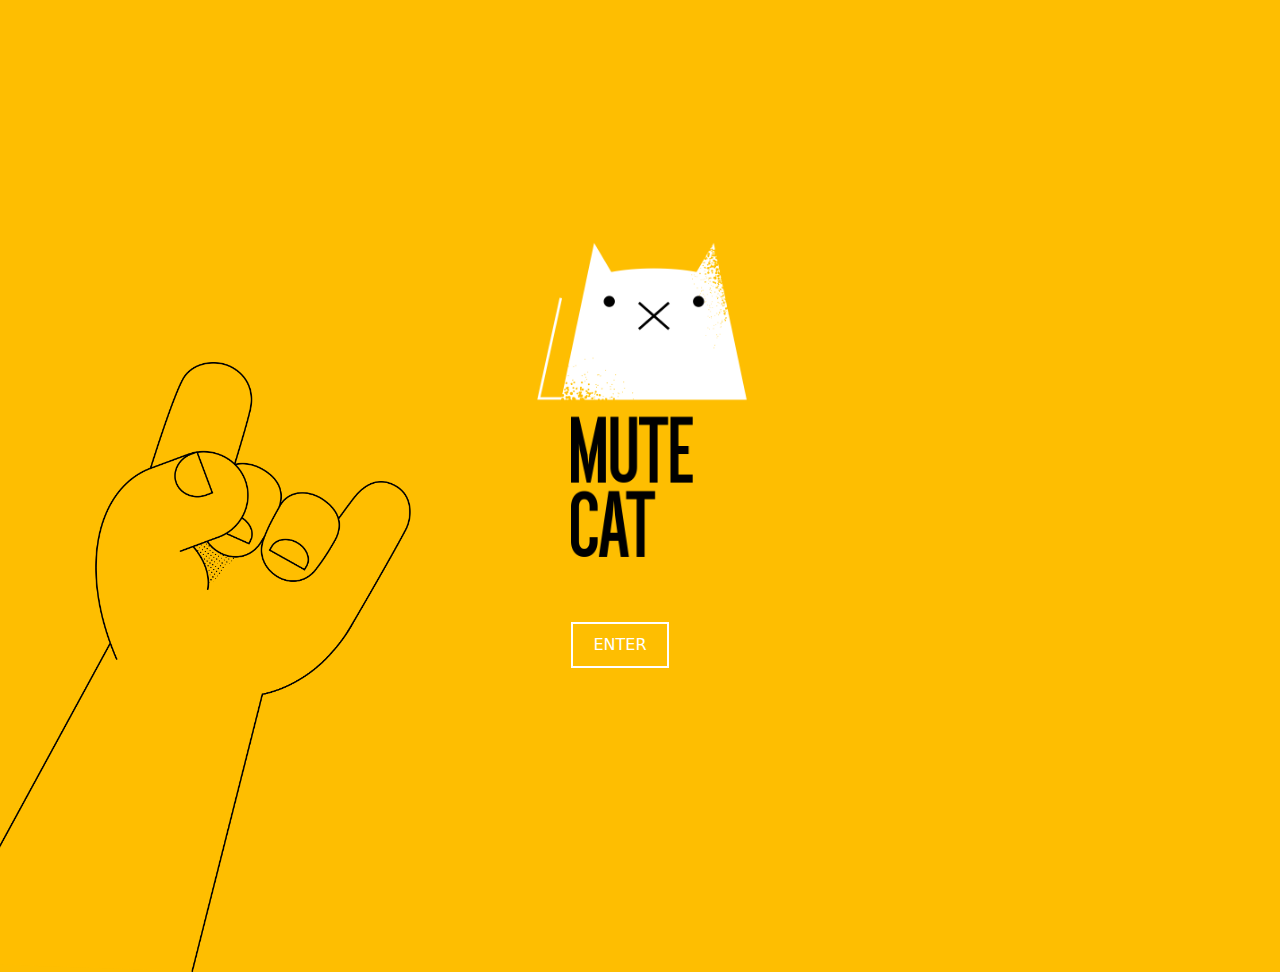
<file: index.html>
<!DOCTYPE html>
<html lang="en">

<head>
    <meta charset="UTF-8">
    <meta name="viewport" content="width=device-width, initial-scale=1.0">
    <title>Mute Cat</title>
    <link rel="stylesheet" type="text/css" href="css/index.css">
    <link rel="stylesheet" type="text/css" href="css/common.css">
    <link rel="icon" href="images/icon.png" type="image/x-icon">
    <link rel="stylesheet" href="https://cdn.jsdelivr.net/npm/modern-normalize@2.0.0/modern-normalize.min.css">
</head>

<body class="index-page">
    <img src="images/index/logo.png" alt="Logo" class="logo">
    <img src="images/index/hand.png" alt="hand image" class="hand">
    <a href="work.html" class="button" id="enter-button">ENTER</a>

    <script>
        document.addEventListener('DOMContentLoaded', function () {
            const body = document.body;
            body.classList.add('loaded');

            const hand = document.querySelector('.hand');
            const logo = document.querySelector('.logo');
            const button = document.getElementById('enter-button');

            setTimeout(function () {
                hand.classList.add('animate');
            }, 500);

            hand.addEventListener('animationend', function () {
                hand.classList.add('fade-out');

                hand.addEventListener('animationend', function () {
                    hand.style.display = 'none';
                    logo.style.opacity = '0';
                    button.style.opacity = '0';
                    logo.style.display = 'block';
                    button.style.display = 'block';

                    setTimeout(function () {
                        logo.classList.add('fade-in');
                        button.classList.add('fade-in');
                    }, 100);
                }, { once: true });
            }, { once: true });

            button.addEventListener('click', function (event) {
                event.preventDefault();
                body.classList.add('fade-out');
                setTimeout(function () {
                    window.location.href = 'work.html';
                }, 1000);
            });
        });


    </script>
</body>

</html>
</file>
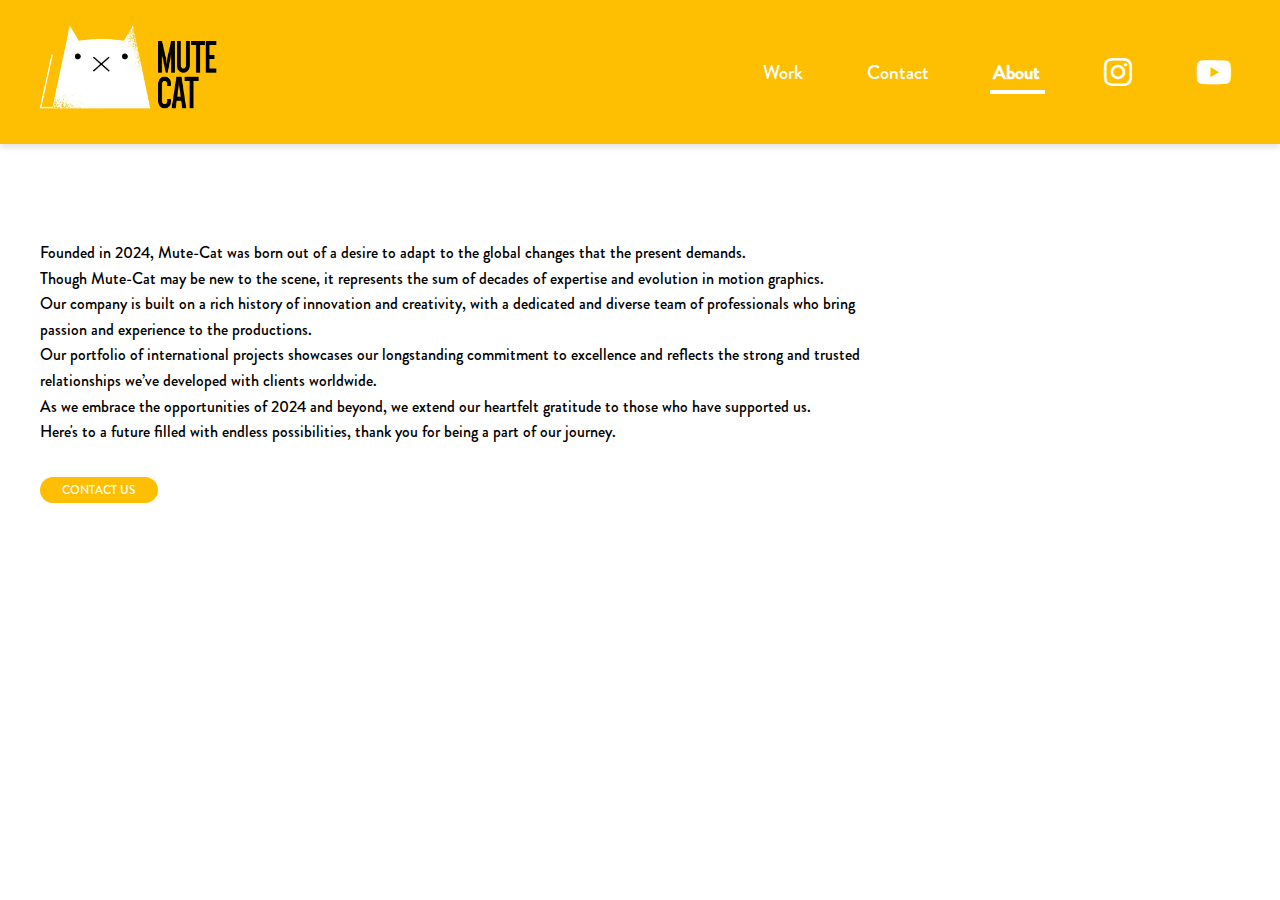
<file: about.html>
<!DOCTYPE html>
<html lang="en">

<head>
    <meta charset="UTF-8">
    <meta name="viewport" content="width=device-width, initial-scale=1.0">
    <title>Mute-Cat</title>
    <link rel="stylesheet" href="https://fonts.googleapis.com/css2?family=Montserrat:wght@400;700&display=swap">
    <link rel="stylesheet" href="css/common.css">
    <link rel="stylesheet" href="css/about.css">
    <style>
        
    </style>
</head>

<body>
    <div id="navbar"></div>
    <div class="container">
        <p>Founded in 2024, Mute-Cat was born out of a desire to adapt to the global changes that the present demands.</p>
        <p>Though Mute-Cat may be new to the scene, it represents the sum of decades of expertise and evolution in motion graphics.</p>
        <p>Our company is built on a rich history of innovation and creativity, with a dedicated and diverse team of professionals who bring passion and experience to the productions.</p>
        <p>Our portfolio of international projects showcases our longstanding commitment to excellence and reflects the strong and trusted relationships we’ve developed with clients worldwide.</p>
        <p>As we embrace the opportunities of 2024 and beyond, we extend our heartfelt gratitude to those who have supported us.</p>
        <p>Here's to a future filled with endless possibilities, thank you for being a part of our journey.</p>
        <div class="cta">
            <a href="contact.html">Contact Us</a>
        </div>
    </div>
    <script src="js/navbar.js"></script>
</body>

</html>
</file>
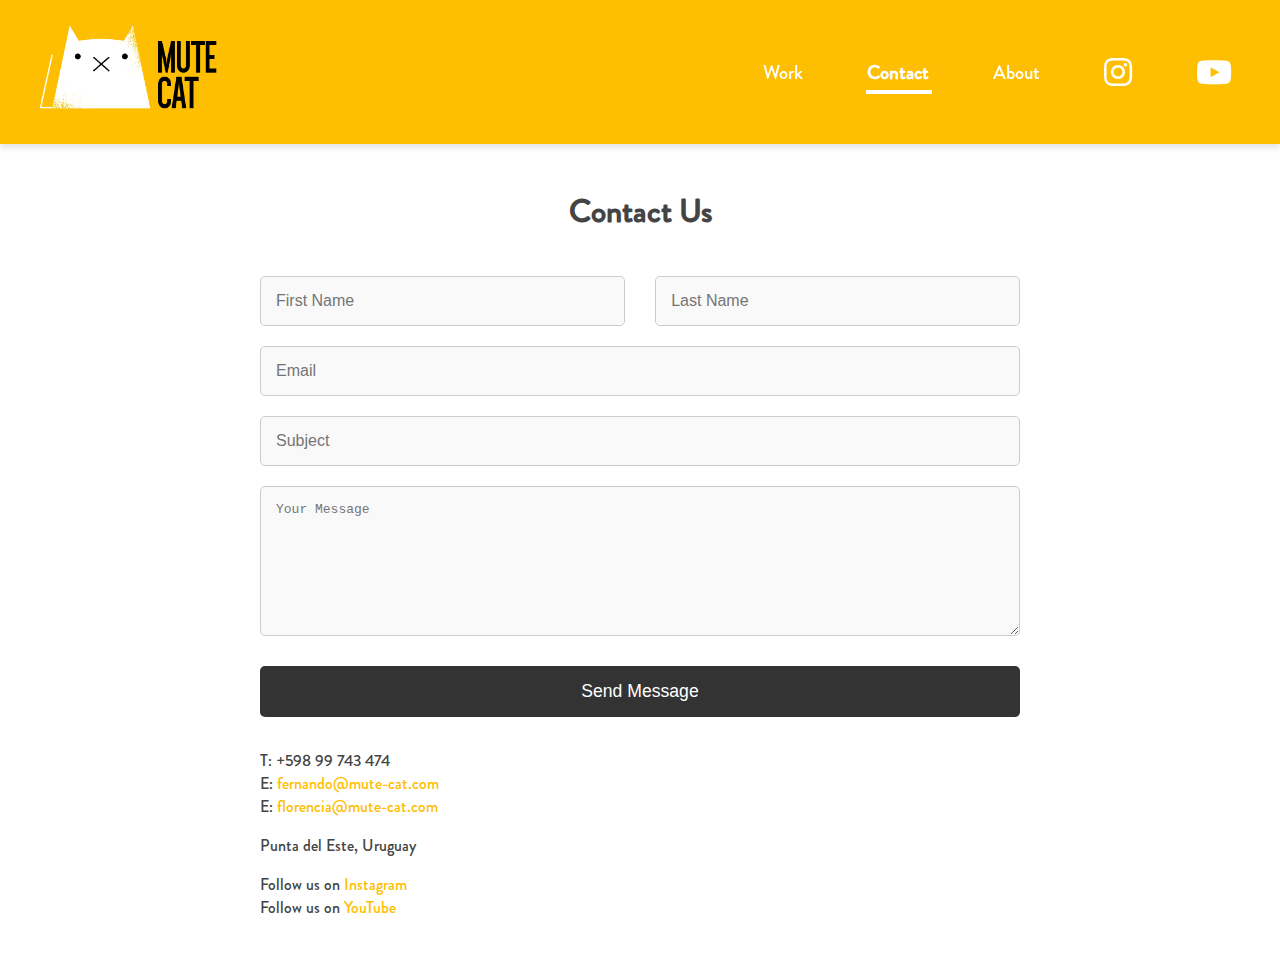
<file: contact.html>
<!DOCTYPE html>
<html lang="en">

<head>
    <meta charset="UTF-8">
    <meta name="viewport" content="width=device-width, initial-scale=1.0">
    <title>Mute-cat</title>
    <link rel="stylesheet" href="https://cdnjs.cloudflare.com/ajax/libs/font-awesome/6.5.1/css/all.min.css">
    <link rel="stylesheet" href="css/common.css">
    <link rel="stylesheet" href="css/contact.css">
    <link rel="icon" href="images/icon.png" type="image/x-icon">
</head>

<body>
    <div id="navbar"></div>

    <div class="container">
        <h1>Contact Us</h1>
        <form id="contact-form">
            <div class="name-fields">
                <input type="text" name="first-name" placeholder="First Name" required>
                <input type="text" name="last-name" placeholder="Last Name" required>
            </div>
            <input type="email" name="email" placeholder="Email" required>
            <input type="text" name="subject" placeholder="Subject" required>
            <textarea name="message" placeholder="Your Message" required></textarea>
            <button type="submit">Send Message</button>
        </form>

        <div class="contact-info">
            <p class="name">T: +598 99 743 474</p>
            <p>E: <a class="color">fernando@mute-cat.com</a></p>

            <p>E: <a class="color">florencia@mute-cat.com</a></p>

            <p class="location">Punta del Este, Uruguay</p>
            <p>Follow us on <a href="https://www.instagram.com/mute_cat2024" target="_blank" class="color">Instagram</a></p>
            <p>Follow us on <a href="https://www.youtube.com/@Mute-cat" target="_blank" class="color">YouTube</a></p>
        </div>
    </div>

    <script src="js/navbar.js"></script>
    <script>
        document.getElementById("contact-form").addEventListener("submit", async function (event) {
            event.preventDefault();

            const submitButton = event.target.querySelector("button");
            submitButton.classList.add("loading");
            submitButton.disabled = true;
            submitButton.textContent = "Sending";

            const formData = {
                "first-name": document.querySelector('input[name="first-name"]').value,
                "last-name": document.querySelector('input[name="last-name"]').value,
                "email": document.querySelector('input[name="email"]').value,
                "subject": document.querySelector('input[name="subject"]').value,
                "message": document.querySelector('textarea[name="message"]').value
            };

            try {
                const response = await fetch("https://dlbhktie2ggmdxidyz72etzyu40scuiy.lambda-url.us-east-2.on.aws/", {
                    method: "POST",
                    headers: {
                        "Content-Type": "application/json"
                    },
                    body: JSON.stringify(formData)
                });

                const result = await response.json();
                showAlert(result.message, "success");
                clearForm();
            } catch (error) {
                console.error("Error:", error);
                showAlert("Failed to send message.", "error");
            } finally {
                submitButton.classList.remove("loading");
                submitButton.disabled = false;
                submitButton.textContent = "Send Message";
            }
        });

        function showAlert(message, type) {
            const alertBox = document.createElement("div");
            alertBox.textContent = message;
            alertBox.className = `alert ${type}`;
            document.body.appendChild(alertBox);

            setTimeout(() => {
                alertBox.remove();
            }, 3000);
        }

        function clearForm() {
            document.querySelector('input[name="first-name"]').value = '';
            document.querySelector('input[name="last-name"]').value = '';
            document.querySelector('input[name="email"]').value = '';
            document.querySelector('input[name="subject"]').value = '';
            document.querySelector('textarea[name="message"]').value = '';
        }

    </script>

</body>

</html>
</file>
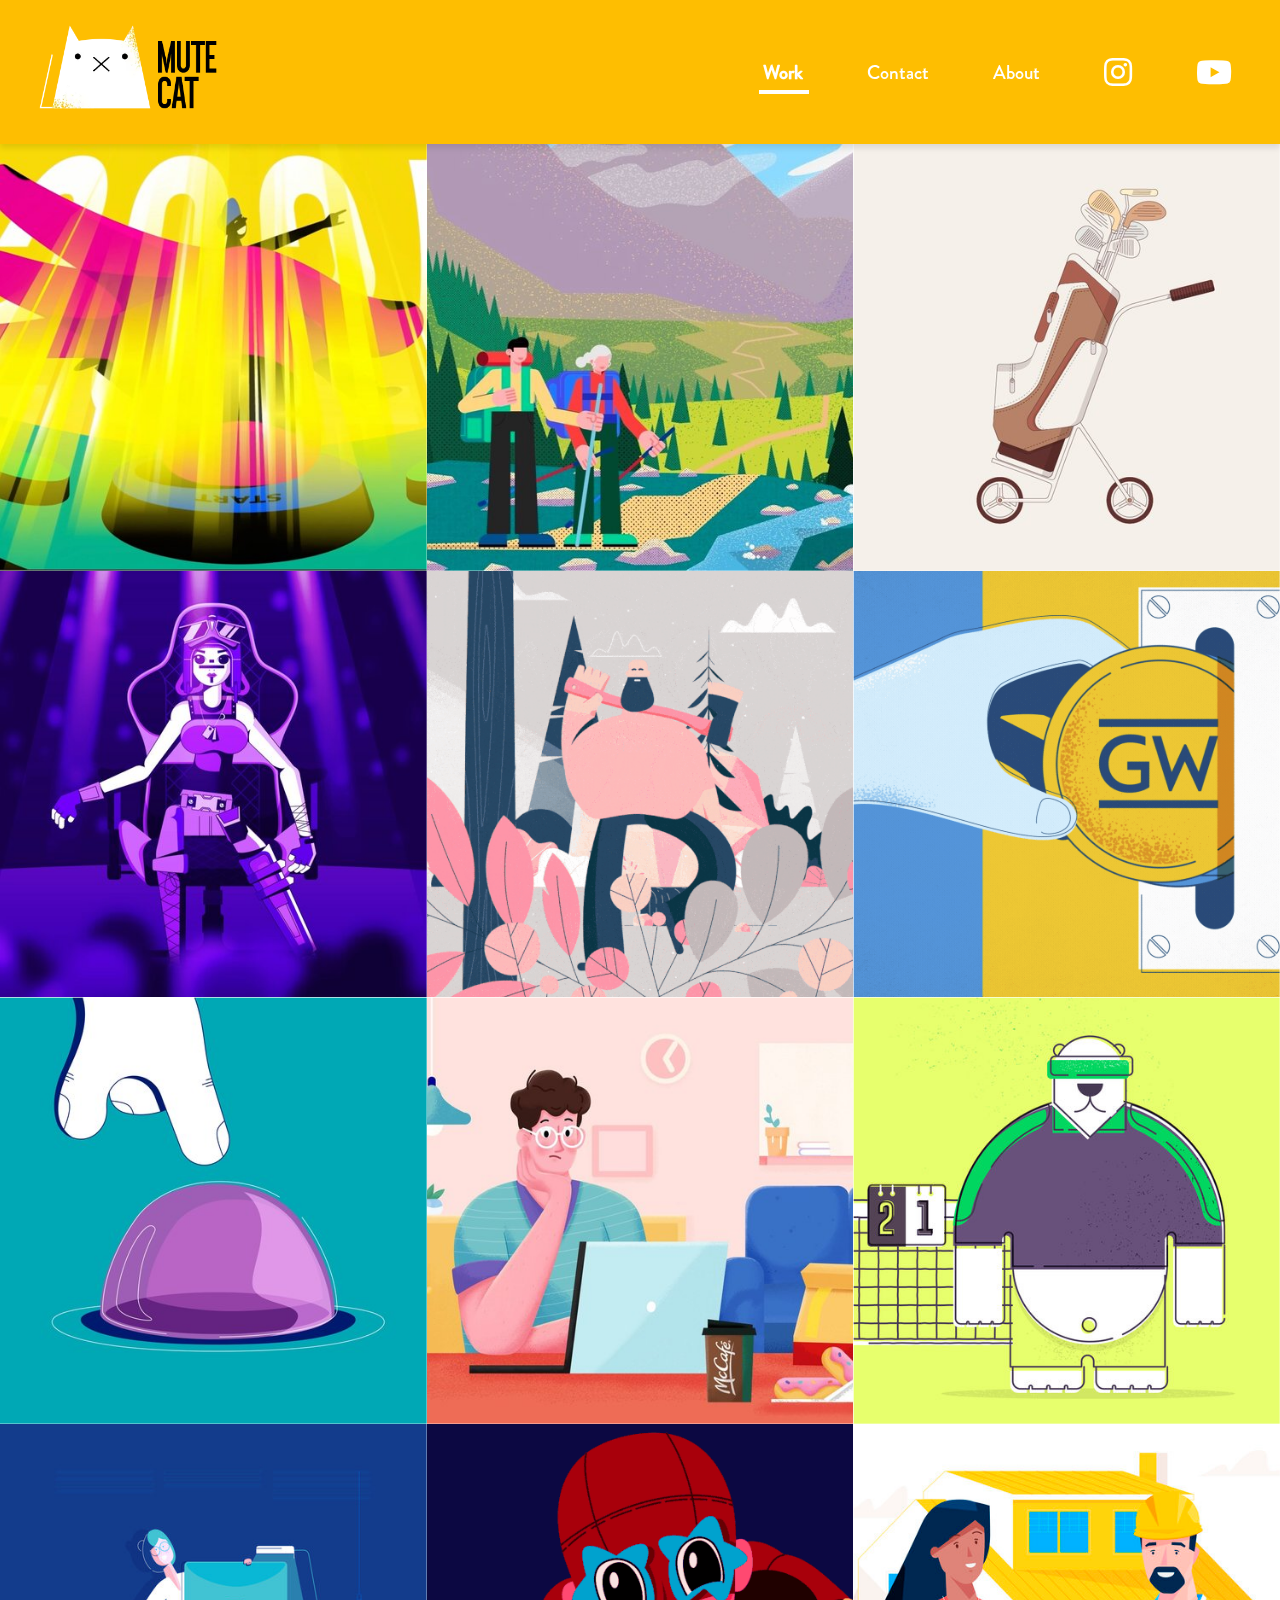
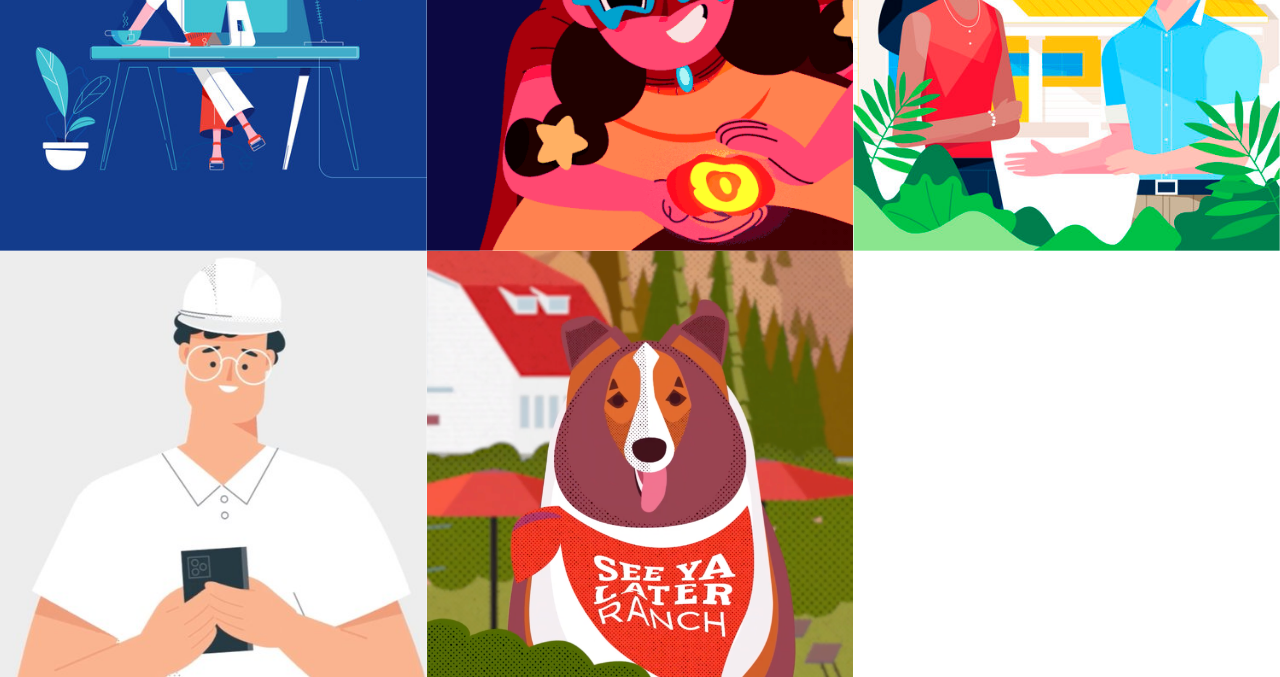
<file: work.html>
<!DOCTYPE html>
<html lang="en">

<head>
    <meta charset="UTF-8">
    <title>Mute-cat</title>
    <meta name="viewport" content="width=device-width, initial-scale=1.0">
    <link rel="stylesheet" href="css/work.css">
    <link rel="icon" href="images/icon.png" type="image/x-icon">
</head>

<body class="work-page hidden transition-bg">
    <div id="navbar">Navbar</div>
    <script src="js/navbar.js"></script>

    <div id="detail-view" class="detail-view hidden">
        <div class="info-column" id="info-column"></div>
        <div class="content-column" id="content-column"></div>
    </div>

    <div class="image-grid" id="image-grid"></div>
    <script src="js/gridScript.js"></script>
</body>

</html>
</file>
<file: css/index.css>
html {
    font-size: 1rem;
    line-height: 1.5;
    overflow: hidden;
}

body::-webkit-scrollbar {
    display: none;
}

body, html {
    margin: 0;
    padding: 0;
    -webkit-user-select: none;
    -moz-user-select: none;
    -ms-user-select: none;
    user-select: none;
    width: 100%;
    height: 100%;
    display: flex;
    justify-content: center;
    align-items: center;
    background-color: #febe01;
    transition: opacity 1s ease-out;
    flex-direction: column;
}

body.fade-out {
    opacity: 0;
}

.logo {
    display: block;
    margin: 0 auto;
    width: 15rem;
    height: auto;
}

@keyframes rockOn {
    0% { transform: rotate(0deg); }
    14.29% { transform: rotate(-6deg); }
    28.57% { transform: rotate(6deg); }
    42.86% { transform: rotate(-6deg); }
    57.14% { transform: rotate(6deg); }
    71.43% { transform: rotate(-6deg); }
    85.71% { transform: rotate(6deg); }
    100% { transform: rotate(0deg); }
}

.hand {
    position: absolute;
    bottom: -15vh;
    left: -6vw;
    width: 35vw;
    height: auto;
    transform-origin: bottom center;
}

.hand.animate {
    animation: rockOn 3.5s ease-in-out;
}

.button {
    position: absolute;
    padding: 1rem 2rem;
    background-color: transparent;
    color: white;
    text-decoration: none;
    border: 0.125rem solid white;
    font-size: 1.5rem;
    bottom: 6rem;
    right: 10rem;
    transition: background-color 0.3s ease, color 0.3s ease, box-shadow 0.3s ease;
}

.button {
    position: static;
    margin-top: 2rem;
    margin-left: -2.5rem;
    font-size: 1rem;
    padding: 0.75rem 1.25rem;
}

.button:hover {
    background-color: white;
    color: black;
}

@media (max-width: 1440px) {
    .button {
        position: static;
        margin-top: 2rem;
        margin-left: -2.5rem;
        font-size: 1rem;
        padding: 0.75rem 1.25rem;
    }

    .logo {
        width: 14rem;
    }

    .hand {
        width: 475px;
        height: auto;
        bottom: -8vh;
        left: -5vw;
    }

    body {
        flex-direction: column;
    }
}

@media (max-width: 1000px) {
    .button {
        position: static;
        padding: 0.75rem 1.5rem;
        margin-top: 2rem;
        font-size: 1.25rem;
    }

    .logo {
        width: 14rem;
    }

    body {
        flex-direction: column;
    }

    .hand {
        display: none;
    }
}

@media (max-width: 1000px) {
    .button, .logo {
        display: none;
    }

    .hand {
        width: 100%;
        height: auto;
        position: absolute;
        top: 70%;
        left: 34%;
        transform: translate(-50%, -50%);
        display: block;
    }

    body {
        flex-direction: column;
    }

    .hand.animate {
        animation: rockOn 3.5s ease-in-out, stayCentered 3.5s;
    }
    
    @keyframes rockOn {
        0% { transform: translate(-50%, -50%) rotate(0deg); }
        14.29% { transform: translate(-50%, -50%) rotate(-6deg); }
        28.57% { transform: translate(-50%, -50%) rotate(6deg); }
        42.86% { transform: translate(-50%, -50%) rotate(-6deg); }
        57.14% { transform: translate(-50%, -50%) rotate(6deg); }
        71.43% { transform: translate(-50%, -50%) rotate(-6deg); }
        85.71% { transform: translate(-50%, -50%) rotate(6deg); }
        100% { transform: translate(-50%, -50%) rotate(0deg); }
    }
    
    @keyframes fadeOut {
        to {
            opacity: 0;
        }
    }
    
    .hand.fade-out {
        animation: fadeOut 1s forwards;
    }

    @keyframes fadeIn {
        from {
            opacity: 0;
        }
        to {
            opacity: 1;
        }
    }
    
    .fade-in {
        animation: fadeIn 1s ease-out forwards;
    }    
}
</file>
<file: css/common.css>
@font-face {
    font-family: 'Brandon medium';
    src: url('../fonts/Brandon_med.otf') format('opentype');
}

body {
    font-family: 'Brandon medium', sans-serif;
}
</file>
<file: css/about.css>
@font-face {
    font-family: 'Brandon reg';
    src: url('../fonts/Brandon_reg.otf') format('opentype');
}

body {
    margin: 0;
    padding: 0;
    background-color: white;
    color: black;
    font-family: 'Brandon reg', sans-serif;
}

.container {
    max-width: 75rem;
    margin: 0 auto;
    margin-top: 3rem;
    padding: 3rem 2rem;
    text-align: left;
}

p {
    margin: 0;
    line-height: 1.6;
    max-width: 52rem;
}

.cta {
    margin-top: 2rem;
}

.cta a {
    display: inline-block;
    padding: 0.25rem 1.4rem;
    font-size: 0.75rem;
    background-color: #febe01;
    color: white;
    text-transform: uppercase;
    text-decoration: none;
    border-radius: 1.6rem;
    transition: background-color 0.3s ease;
}

.cta a:hover {
    background-color: #fdc725;
}

@media (max-width: 48rem) {
    p {
        max-width: 100%;
    }
}
</file>
<file: css/contact.css>
body {
    margin: 0;
    padding: 0;
    color: #333;
}

#navbar {
    width: 100%;
    box-sizing: border-box;
}

.container {
    width: 100%;
    max-width: 800px;
    margin: 40px auto;
    padding: 20px;
    background-color: #fff;
    border-radius: 10px;
    box-sizing: border-box;
    text-align: center;
}

h1 {
    font-size: 2em;
    margin-bottom: 1em;
    margin-top: -1rem;
    color: #444;
}

form {
    display: flex;
    flex-direction: column;
    align-items: center;
    width: 100%;
}

.name-fields {
    display: flex;
    justify-content: space-between;
    width: 100%;
}

.name-fields input {
    width: 48%;
}

form input,
form textarea {
    width: 100%;
    padding: 15px;
    margin: 10px 0;
    border: 1px solid #ccc;
    border-radius: 5px;
    font-size: 1em;
    background-color: #f9f9f9;
    box-sizing: border-box;
}

form input:focus,
form textarea:focus {
    border-color: #555;
    outline: none;
}

form textarea {
    resize: vertical;
    height: 150px;
}

form button {
    width: 100%;
    padding: 15px;
    margin-top: 20px;
    background-color: #333;
    color: #fff;
    border: none;
    border-radius: 5px;
    font-size: 1.1em;
    cursor: pointer;
    transition: background-color 0.3s ease;
}

form button:hover {
    background-color: #555;
}

@keyframes loadingDots {
    0% {
        content: '.';
    }
    33% {
        content: '..';
    }
    66% {
        content: '...';
    }
    100% {
        content: '';
    }
}

button.loading::after {
    content: '';
    animation: loadingDots 1s infinite;
    font-size: 1.2em;
    margin-left: 10px;
}

.contact-info {
    text-align: left;
    margin-top: 2em;
}

.contact-info p {
    margin: 0 0;
    font-size: 1em;
    color: #444;
}

.contact-info p.name {
    margin-top: 1em;
}

.contact-info p.location {
    margin-top: 1em;
    margin-bottom: 1em;
}

.contact-info a {
    color: #febe01;
    text-decoration: none;
    transition: color 0.3s ease;
}

.contact-info a:hover {
    color: #e0a800;
}

.alert {
    position: fixed;
    top: 20px;
    left: 50%;
    transform: translateX(-50%);
    padding: 15px 20px;
    border-radius: 5px;
    font-size: 1em;
    color: #fff;
    z-index: 1000;
    opacity: 0;
    animation: fadeInOut 3s forwards;
}

.alert.success {
    background-color: #28a745;
}

.alert.error {
    background-color: #dc3545;
}

@keyframes fadeInOut {
    0%, 100% {
        opacity: 0;
    }
    10%, 90% {
        opacity: 1;
    }
}

@media (max-width: 768px) {
    .name-fields {
        flex-direction: column;
    }

    .container {
        background-color: white;
    }

    .name-fields input {
        width: 100%;
    }

    .contact-info {
        text-align: center;
    }

    .alert {
        width: 90%;
        left: 50%;
        transform: translateX(-50%);
        font-size: 0.9em;
        padding: 10px 15px;
    }
}
</file>
<file: css/work.css>
@font-face {
    font-family: 'Brandon medium';
    src: url('../fonts/Brandon_med.otf') format('opentype');
}

html,
body {
    margin: 0;
    padding: 0;
    box-sizing: border-box;
    font-family: 'Brandon medium', sans-serif;
    scroll-behavior: smooth;
}

body.work-page {
    display: flex;
    flex-direction: column;
    align-items: center;
    min-height: 100vh;
    width: 100%;
    overflow: auto;
}

body.hidden {
    opacity: 0;
    transition: opacity 1s ease-in-out, background-color 1s ease-in-out;
    background-color: #febe01;
}

body.visible {
    opacity: 1;
    transition: opacity 1s ease-in-out;
    background-color: white;
}

body.bg-white {
    background-color: white;
}

#navbar {
    width: 100%;
    color: white;
    text-align: center;
    top: 0;
    z-index: 1000;
}

.image-grid {
    display: grid;
    grid-template-columns: repeat(auto-fill, minmax(30rem, 1fr));
    gap: 0;
    width: 100%;
    padding: 0;
    margin: 0;
}

.image-grid img {
    width: 100%;
    height: auto;
    display: block;
    margin: 0;
    padding: 0;
    object-fit: cover;
}

.image-item {
    width: 100%;
    padding-top: 100%;
    position: relative;
    overflow: hidden;
    cursor: pointer;
}

.image-item img {
    position: absolute;
    top: 50%;
    left: 50%;
    width: 100%;
    height: 100%;
    object-fit: cover;
    transform: translate(-50%, -50%);
    transition: transform 0.5s ease;
}

.image-item:hover img {
    transform: translate(-50%, -50%) scale(1.3);
}

.image-item::before {
    content: '';
    position: absolute;
    top: 0;
    left: 0;
    width: 100%;
    height: 100%;
    background: rgba(0, 0, 0, 0.5);
    opacity: 0;
    transition: opacity 0.5s ease;
    z-index: 1;
}

.image-item:hover::before {
    opacity: 1;
}

.image-title,
.image-view {
    position: absolute;
    left: 50%;
    color: yellow;
    font-weight: bold;
    opacity: 0;
    transition: opacity 0.5s ease;
    z-index: 2;
}

.image-title {
    top: 40%;
    transform: translateX(-50%);
    font-size: 1.5rem;
}

.image-view {
    top: 60%;
    transform: translateX(-50%);
    font-size: 1rem;
    color: violet;
}

.image-item:hover .image-title,
.image-item:hover .image-view {
    opacity: 1;
}

.detail-view {
    display: flex;
    flex-direction: column;
    width: 100%;
    background-color: white;
    overflow: visible;
}

.content-column iframe,
.content-column img {
    display: block;
    margin: auto;
    margin-bottom: 1rem;
    border: transparent;
    width: 50%;
    height: auto;
    max-height: 100%;
}

.info-column {
    padding-left: 5rem;
    position: sticky;
    top: 0;
    max-width: 300px;
    font-size: 0.7rem;
}

.content-column img.gif {
    width: auto;
    height: auto;
    max-width: 100%;
    max-height: 100%;
    display: block;
    margin: auto;
}

.content-column iframe,
.content-column img:not(.gif) {
    aspect-ratio: 16/9;
}

@media (max-width: 1500px) {
    .image-grid {
        grid-template-columns: repeat(auto-fill, minmax(25rem, 1fr));
    }

    .info-column {
        padding-left: 1rem;
    }

    .content-column iframe,
    .content-column img {
        width: 70%;
        border: transparent;
    }
}

@media (max-width: 800px) {
    .image-grid {
        grid-template-columns: repeat(auto-fill, minmax(20rem, 1fr));
    }

    .detail-view {
        flex-direction: column;
    }

    .content-column iframe,
    .content-column img {
        width: 100%;
    }

    .info-column {
        position: relative;
        padding: 0;
        text-align: center;
        max-width: none;
        font-size: 0.8rem;
    }
}
</file>
